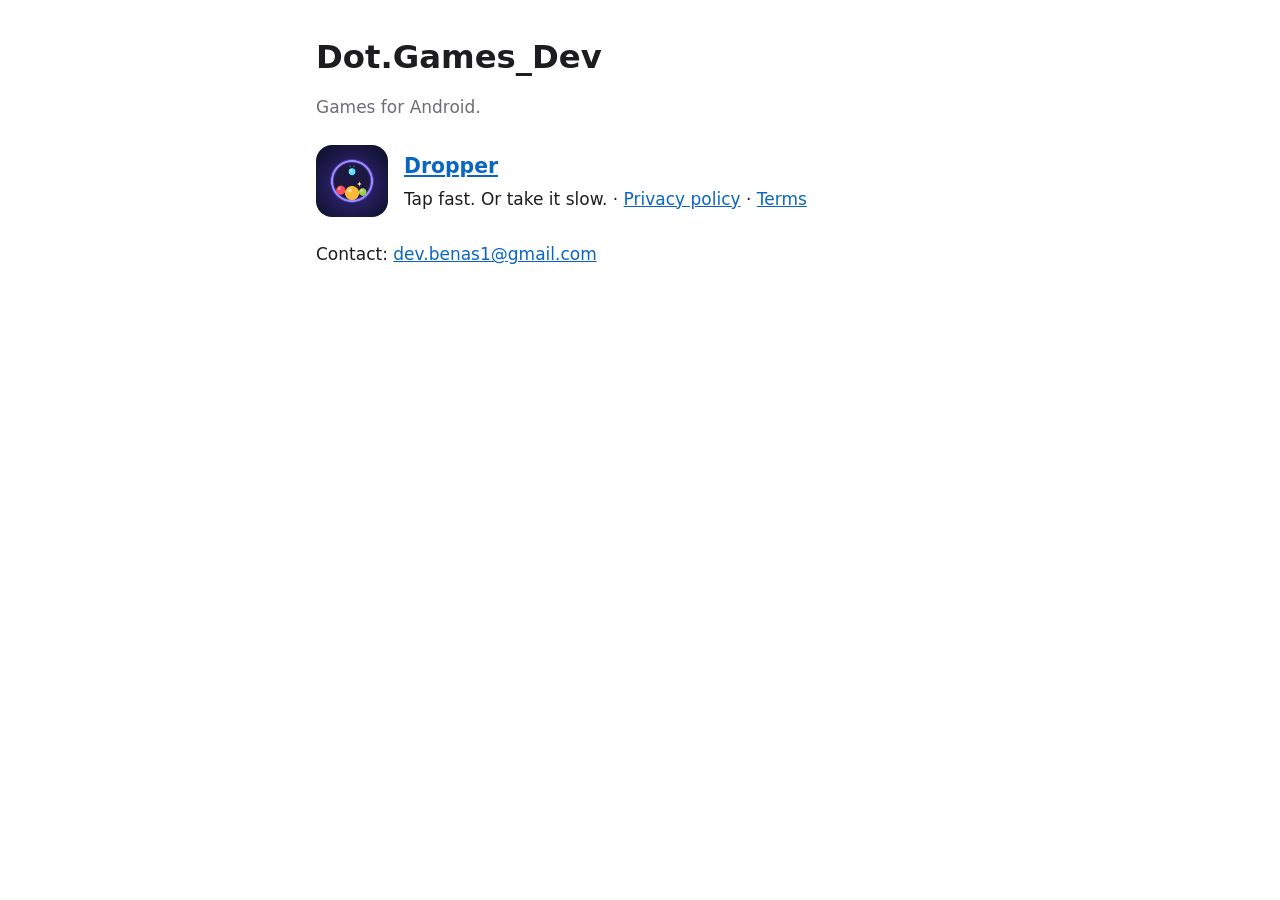
<file: index.html>
<!doctype html>
<html lang="en">
<head>
<meta charset="utf-8">
<meta name="viewport" content="width=device-width, initial-scale=1">
<title>Dot.Games_Dev</title>
<link rel="stylesheet" href="style.css">
</head>
<body>
<main>
<h1>Dot.Games_Dev</h1>
<p class="muted">Games for Android.</p>
<div class="app">
<img src="dropper/icon.png" alt="">
<div>
<h2><a href="dropper/">Dropper</a></h2>
<p>Tap fast. Or take it slow. · <a href="dropper/privacy.html">Privacy policy</a> · <a href="dropper/terms.html">Terms</a></p>
</div>
</div>
<p>Contact: <a href="mailto:dev.benas1@gmail.com">dev.benas1@gmail.com</a></p>
</main>
</body>
</html>
</file>
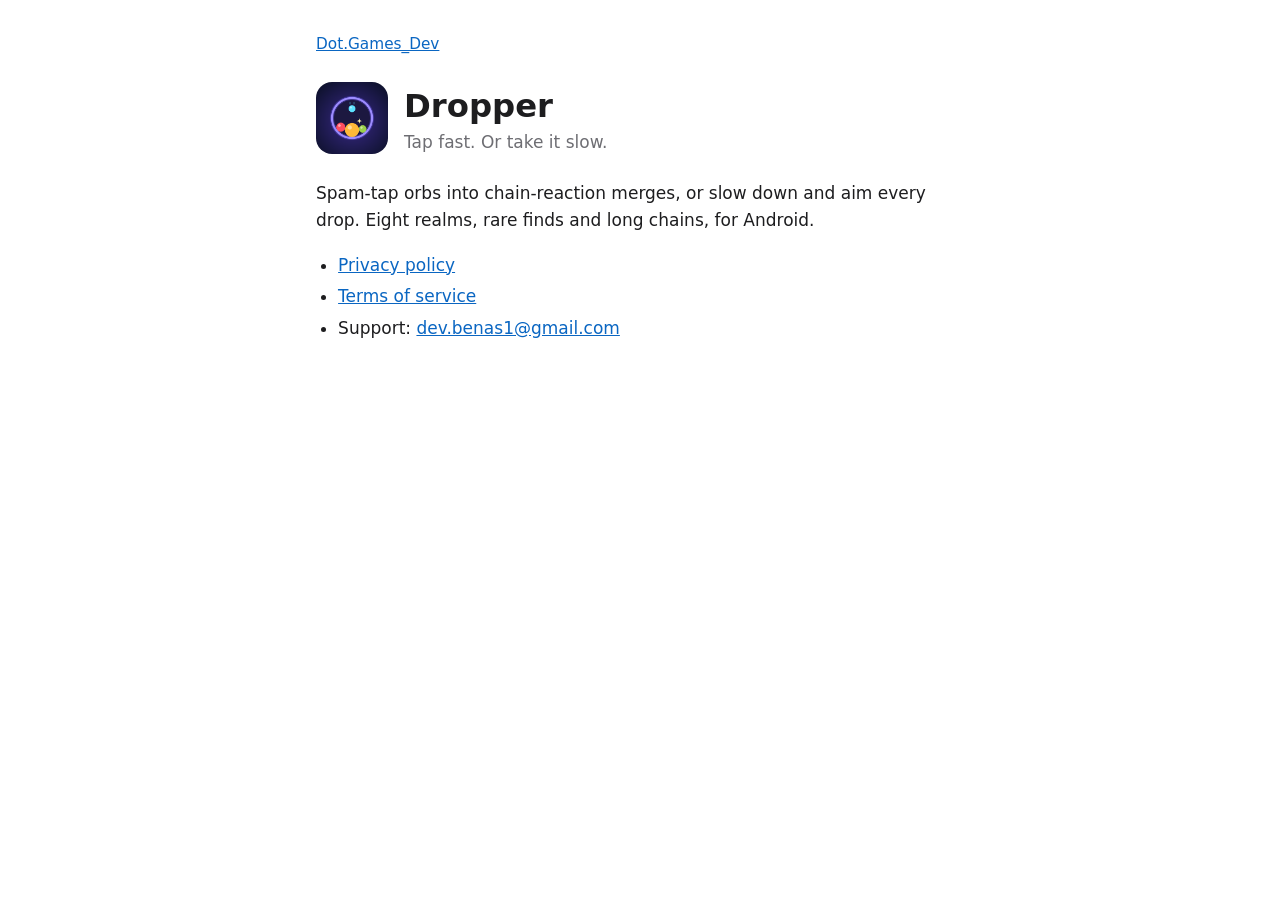
<file: dropper/index.html>
<!doctype html>
<html lang="en">
<head>
<meta charset="utf-8">
<meta name="viewport" content="width=device-width, initial-scale=1">
<title>Dropper</title>
<link rel="stylesheet" href="../style.css">
</head>
<body>
<main>
<p class="crumb"><a href="../">Dot.Games_Dev</a></p>
<div class="app">
<img src="icon.png" alt="">
<div>
<h1>Dropper</h1>
<p class="muted">Tap fast. Or take it slow.</p>
</div>
</div>
<p>Spam-tap orbs into chain-reaction merges, or slow down and aim every drop. Eight realms, rare finds and long chains,
for Android.</p>
<ul>
<li><a href="privacy.html">Privacy policy</a></li>
<li><a href="terms.html">Terms of service</a></li>
<li>Support: <a href="mailto:dev.benas1@gmail.com">dev.benas1@gmail.com</a></li>
</ul>
</main>
</body>
</html>
</file>
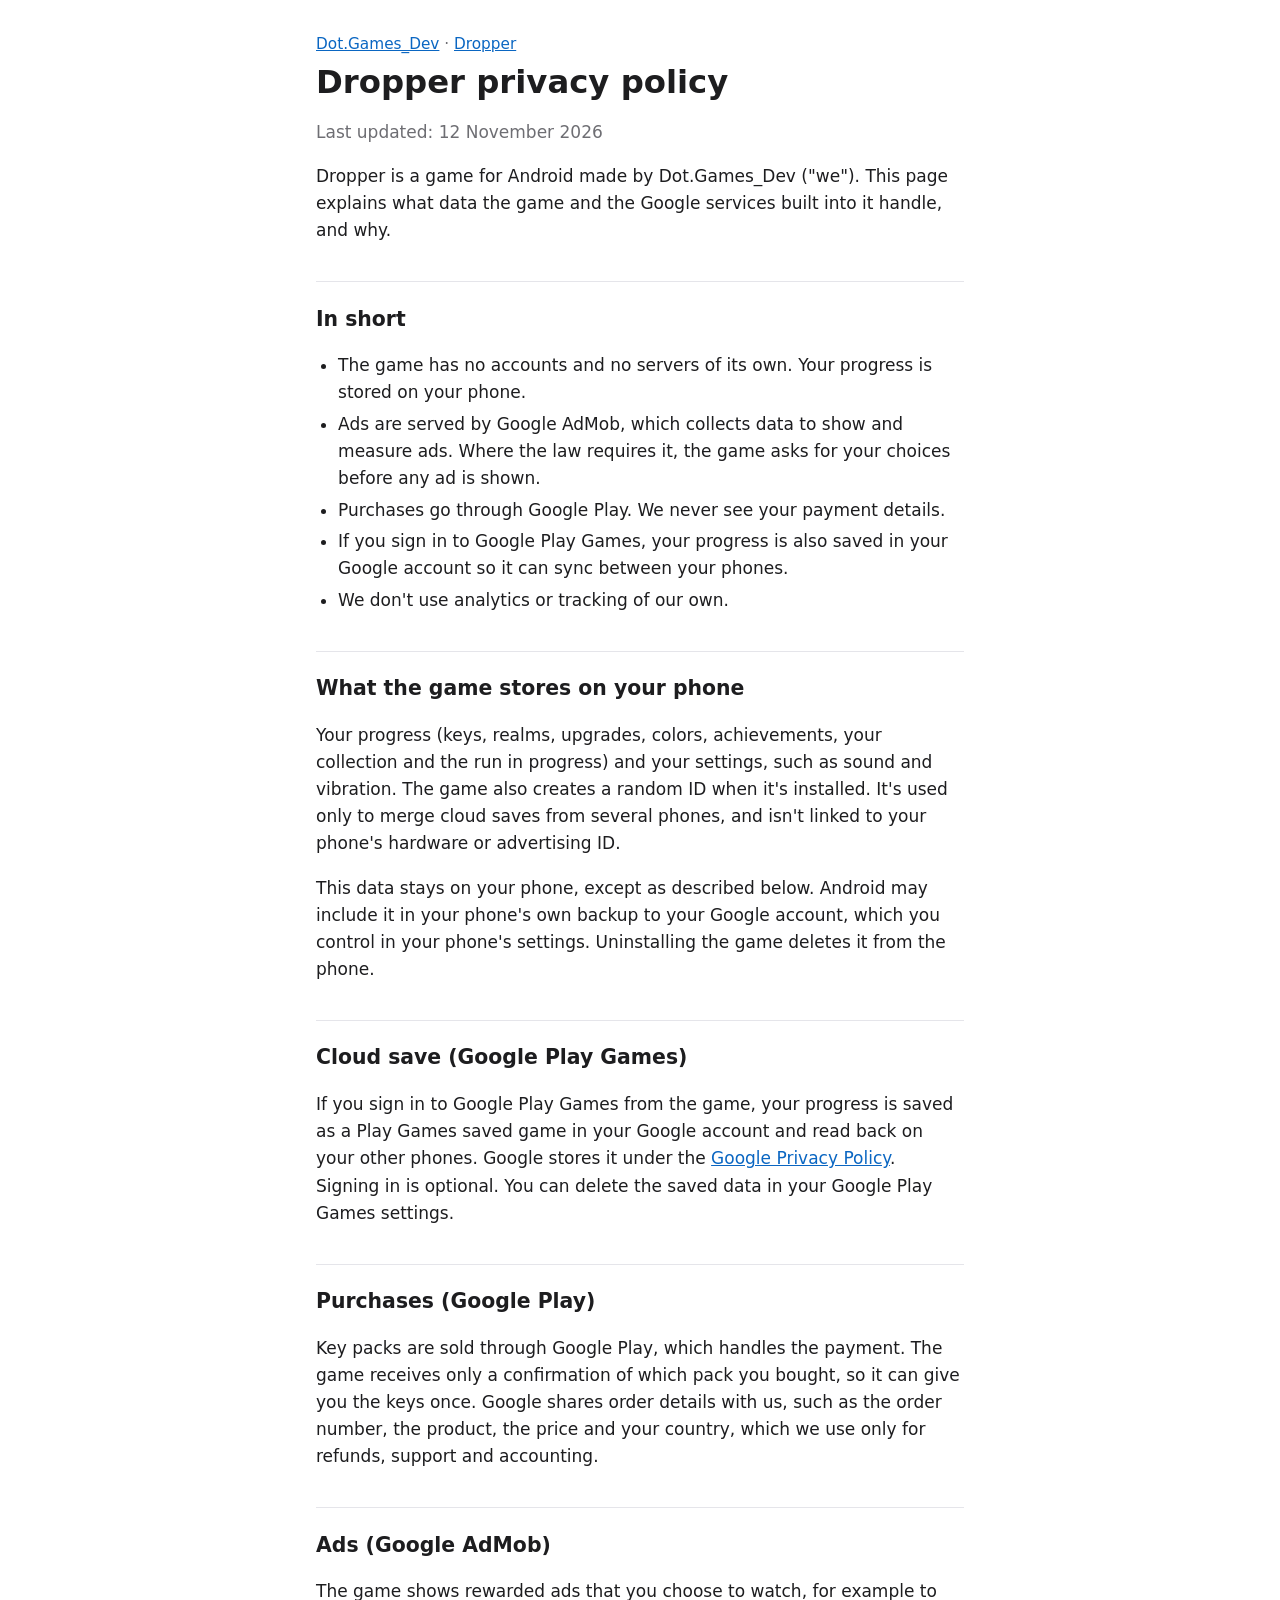
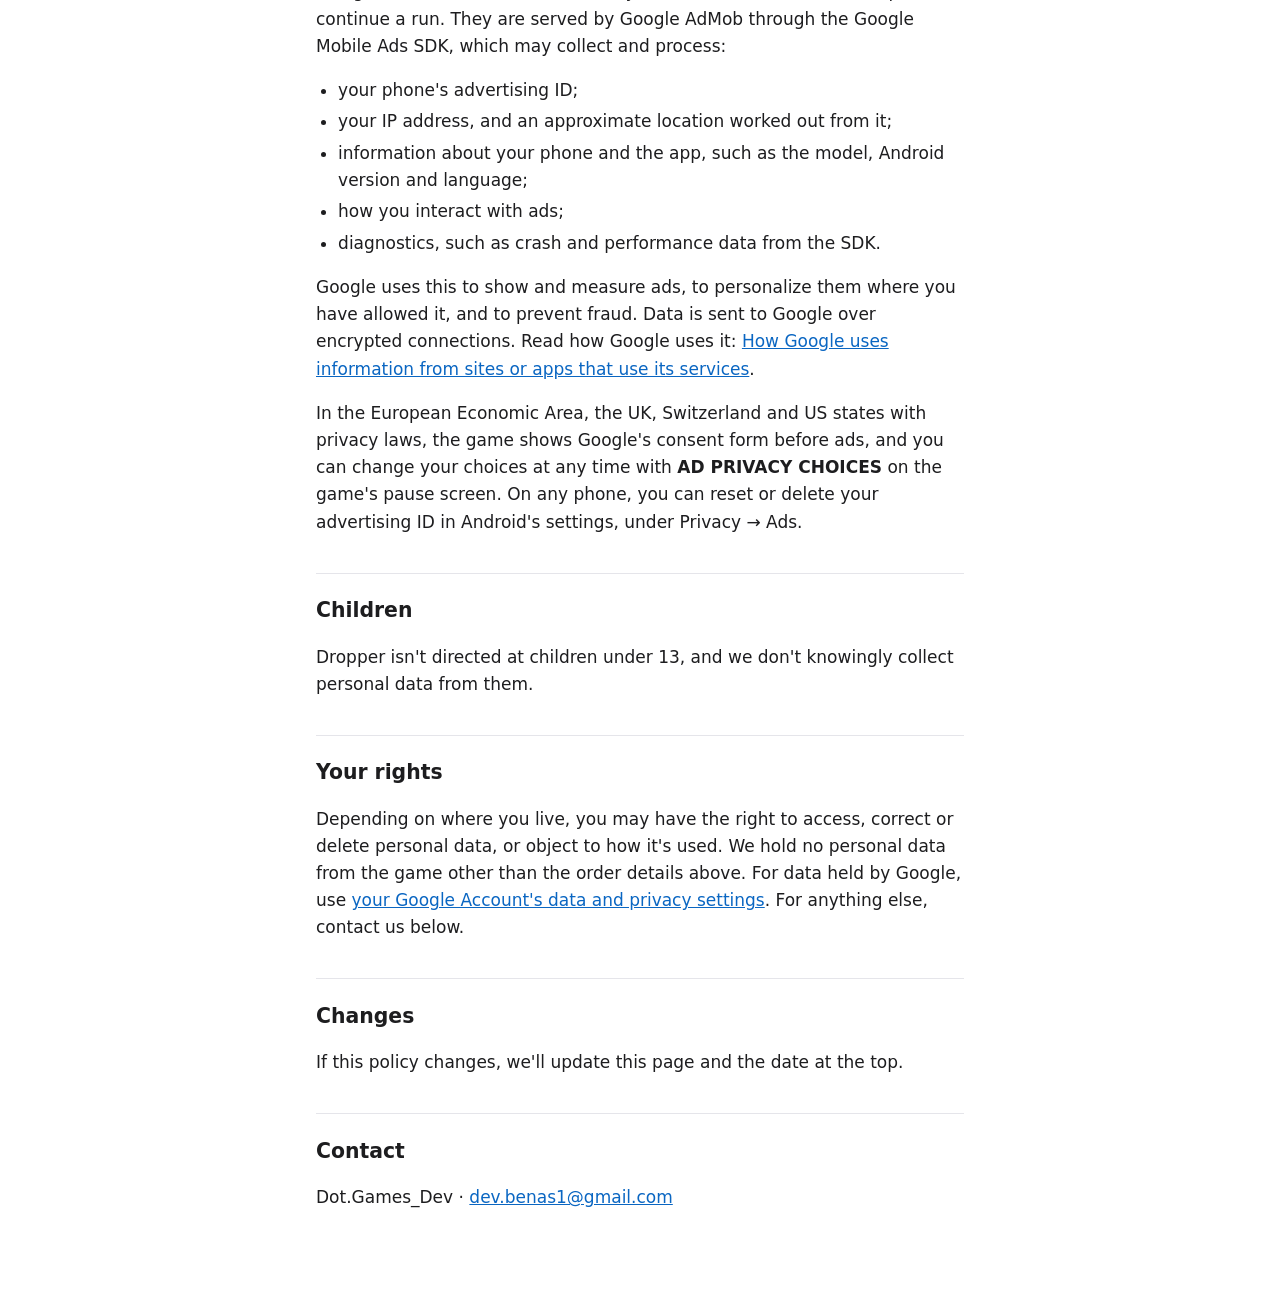
<file: dropper/privacy.html>
<!doctype html>
<html lang="en">
<head>
<meta charset="utf-8">
<meta name="viewport" content="width=device-width, initial-scale=1">
<title>Dropper privacy policy</title>
<link rel="stylesheet" href="../style.css">
</head>
<body>
<main>
<p class="crumb"><a href="../">Dot.Games_Dev</a> · <a href="./">Dropper</a></p>
<h1>Dropper privacy policy</h1>
<p class="muted">Last updated: 12 November 2026</p>

<p>Dropper is a game for Android made by Dot.Games_Dev ("we"). This page explains what data the game and the Google
services built into it handle, and why.</p>

<h2>In short</h2>
<ul>
<li>The game has no accounts and no servers of its own. Your progress is stored on your phone.</li>
<li>Ads are served by Google AdMob, which collects data to show and measure ads. Where the law requires it, the game
asks for your choices before any ad is shown.</li>
<li>Purchases go through Google Play. We never see your payment details.</li>
<li>If you sign in to Google Play Games, your progress is also saved in your Google account so it can sync between your
phones.</li>
<li>We don't use analytics or tracking of our own.</li>
</ul>

<h2>What the game stores on your phone</h2>
<p>Your progress (keys, realms, upgrades, colors, achievements, your collection and the run in progress) and your
settings, such as sound and vibration. The game also creates a random ID when it's installed. It's used only to merge
cloud saves from several phones, and isn't linked to your phone's hardware or advertising ID.</p>
<p>This data stays on your phone, except as described below. Android may include it in your phone's own backup to your
Google account, which you control in your phone's settings. Uninstalling the game deletes it from the phone.</p>

<h2>Cloud save (Google Play Games)</h2>
<p>If you sign in to Google Play Games from the game, your progress is saved as a Play Games saved game in your Google
account and read back on your other phones. Google stores it under the
<a href="https://policies.google.com/privacy">Google Privacy Policy</a>. Signing in is optional. You can delete the saved
data in your Google Play Games settings.</p>

<h2>Purchases (Google Play)</h2>
<p>Key packs are sold through Google Play, which handles the payment. The game receives only a confirmation of which
pack you bought, so it can give you the keys once. Google shares order details with us, such as the order number, the
product, the price and your country, which we use only for refunds, support and accounting.</p>

<h2>Ads (Google AdMob)</h2>
<p>The game shows rewarded ads that you choose to watch, for example to continue a run. They are served by Google AdMob
through the Google Mobile Ads SDK, which may collect and process:</p>
<ul>
<li>your phone's advertising ID;</li>
<li>your IP address, and an approximate location worked out from it;</li>
<li>information about your phone and the app, such as the model, Android version and language;</li>
<li>how you interact with ads;</li>
<li>diagnostics, such as crash and performance data from the SDK.</li>
</ul>
<p>Google uses this to show and measure ads, to personalize them where you have allowed it, and to prevent fraud. Data
is sent to Google over encrypted connections. Read how Google uses it:
<a href="https://policies.google.com/technologies/partner-sites">How Google uses information from sites or apps that use
its services</a>.</p>
<p>In the European Economic Area, the UK, Switzerland and US states with privacy laws, the game shows Google's consent
form before ads, and you can change your choices at any time with <strong>AD PRIVACY CHOICES</strong> on the game's
pause screen. On any phone, you can reset or delete your advertising ID in Android's settings, under Privacy → Ads.</p>

<h2>Children</h2>
<p>Dropper isn't directed at children under 13, and we don't knowingly collect personal data from them.</p>

<h2>Your rights</h2>
<p>Depending on where you live, you may have the right to access, correct or delete personal data, or object to how
it's used. We hold no personal data from the game other than the order details above. For data held by Google, use
<a href="https://myaccount.google.com/data-and-privacy">your Google Account's data and privacy settings</a>. For anything
else, contact us below.</p>

<h2>Changes</h2>
<p>If this policy changes, we'll update this page and the date at the top.</p>

<h2>Contact</h2>
<p>Dot.Games_Dev · <a href="mailto:dev.benas1@gmail.com">dev.benas1@gmail.com</a></p>
</main>
</body>
</html>
</file>
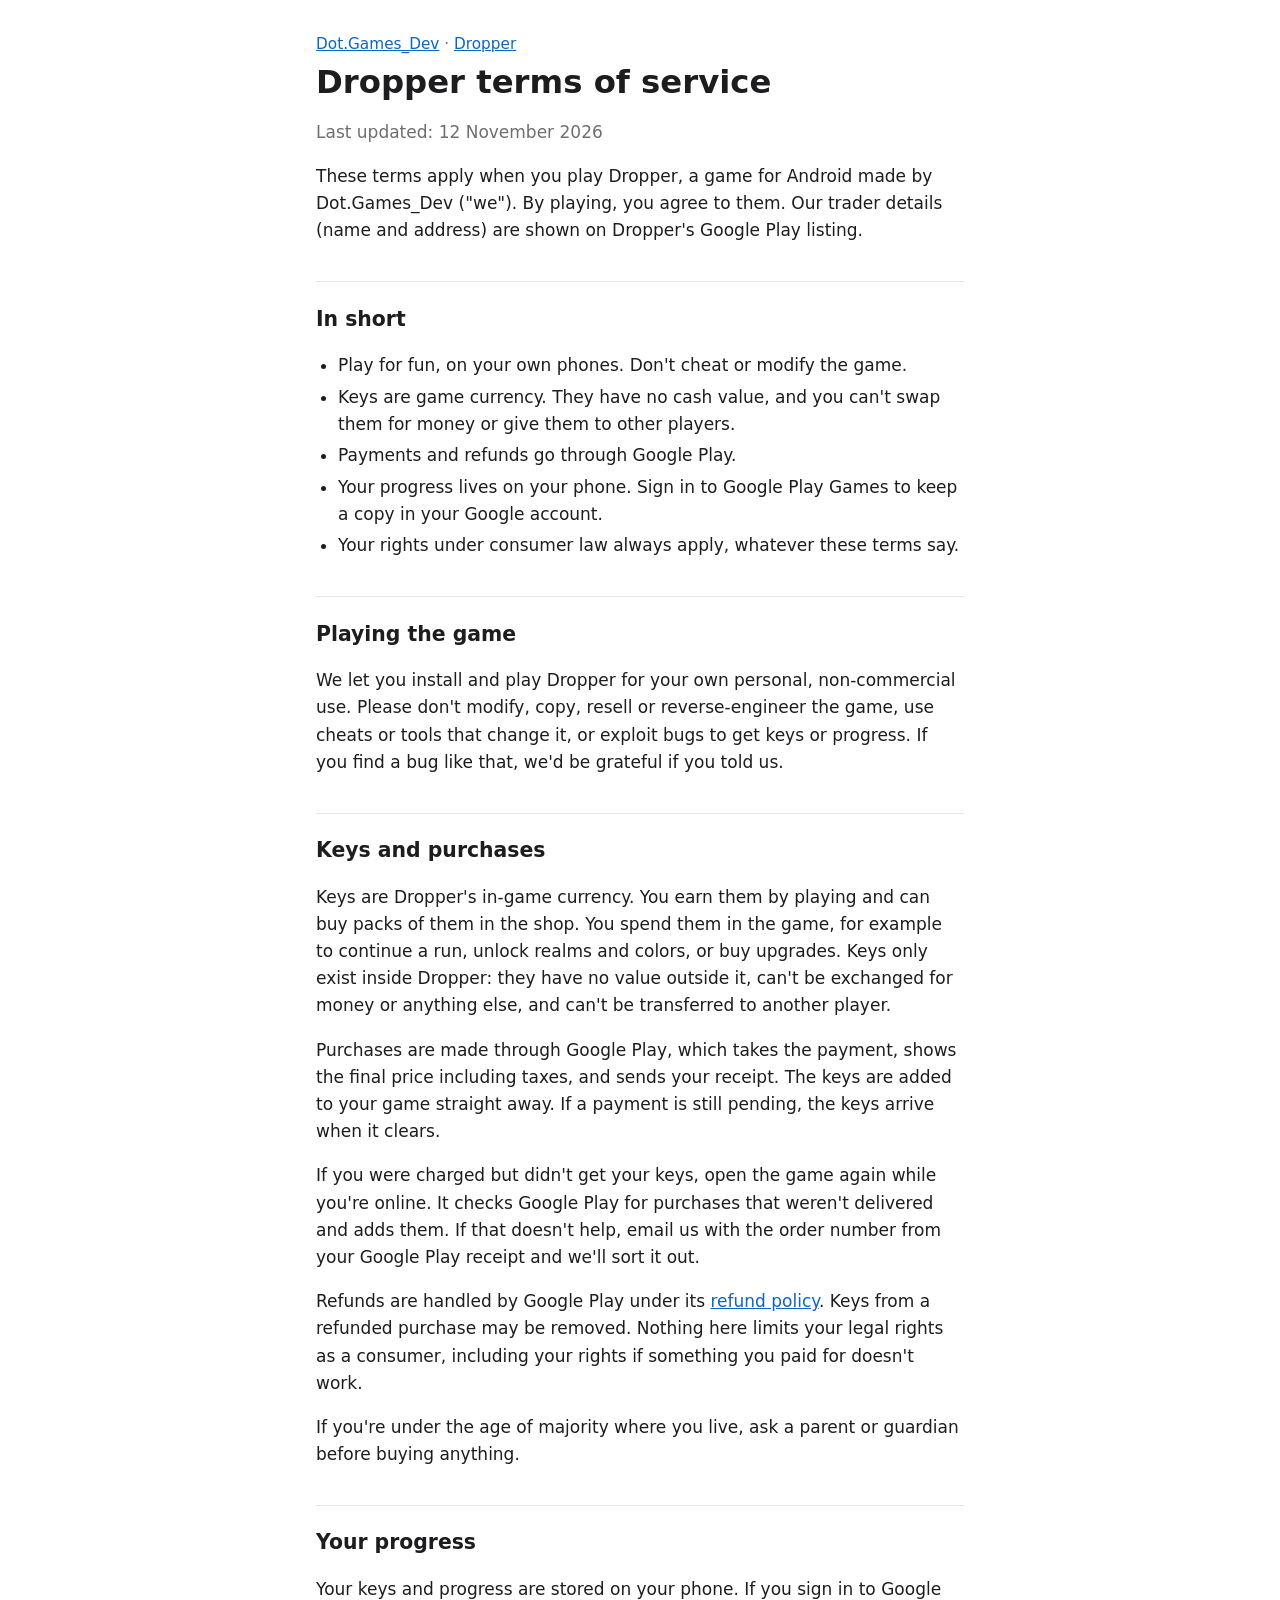
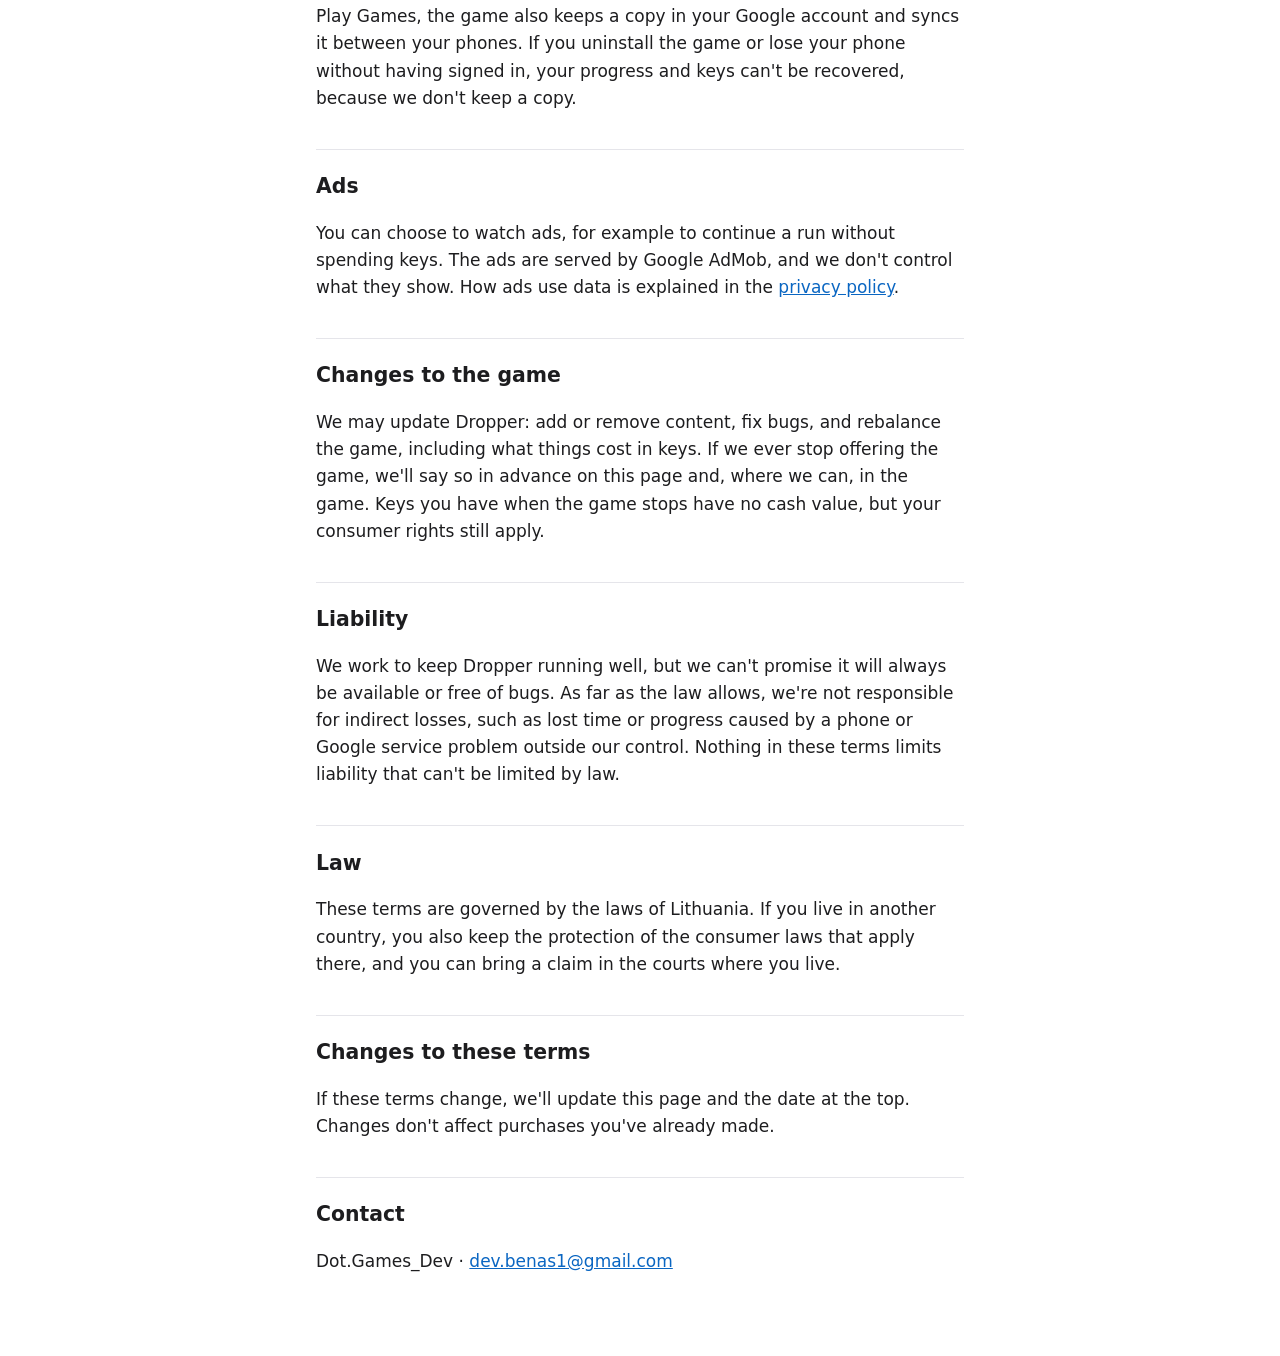
<file: dropper/terms.html>
<!doctype html>
<html lang="en">
<head>
<meta charset="utf-8">
<meta name="viewport" content="width=device-width, initial-scale=1">
<title>Dropper terms of service</title>
<link rel="stylesheet" href="../style.css">
</head>
<body>
<main>
<p class="crumb"><a href="../">Dot.Games_Dev</a> · <a href="./">Dropper</a></p>
<h1>Dropper terms of service</h1>
<p class="muted">Last updated: 12 November 2026</p>

<p>These terms apply when you play Dropper, a game for Android made by Dot.Games_Dev ("we"). By playing, you agree to
them. Our trader details (name and address) are shown on Dropper's Google Play listing.</p>

<h2>In short</h2>
<ul>
<li>Play for fun, on your own phones. Don't cheat or modify the game.</li>
<li>Keys are game currency. They have no cash value, and you can't swap them for money or give them to other
players.</li>
<li>Payments and refunds go through Google Play.</li>
<li>Your progress lives on your phone. Sign in to Google Play Games to keep a copy in your Google account.</li>
<li>Your rights under consumer law always apply, whatever these terms say.</li>
</ul>

<h2>Playing the game</h2>
<p>We let you install and play Dropper for your own personal, non-commercial use. Please don't modify, copy, resell or
reverse-engineer the game, use cheats or tools that change it, or exploit bugs to get keys or progress. If you find a
bug like that, we'd be grateful if you told us.</p>

<h2>Keys and purchases</h2>
<p>Keys are Dropper's in-game currency. You earn them by playing and can buy packs of them in the shop. You spend them
in the game, for example to continue a run, unlock realms and colors, or buy upgrades. Keys only exist inside Dropper:
they have no value outside it, can't be exchanged for money or anything else, and can't be transferred to another
player.</p>
<p>Purchases are made through Google Play, which takes the payment, shows the final price including taxes, and sends
your receipt. The keys are added to your game straight away. If a payment is still pending, the keys arrive when it
clears.</p>
<p>If you were charged but didn't get your keys, open the game again while you're online. It checks Google Play for
purchases that weren't delivered and adds them. If that doesn't help, email us with the order number from your Google
Play receipt and we'll sort it out.</p>
<p>Refunds are handled by Google Play under its
<a href="https://support.google.com/googleplay/answer/2479637">refund policy</a>. Keys from a refunded purchase may be
removed. Nothing here limits your legal rights as a consumer, including your rights if something you paid for doesn't
work.</p>
<p>If you're under the age of majority where you live, ask a parent or guardian before buying anything.</p>

<h2>Your progress</h2>
<p>Your keys and progress are stored on your phone. If you sign in to Google Play Games, the game also keeps a copy in
your Google account and syncs it between your phones. If you uninstall the game or lose your phone without having
signed in, your progress and keys can't be recovered, because we don't keep a copy.</p>

<h2>Ads</h2>
<p>You can choose to watch ads, for example to continue a run without spending keys. The ads are served by Google AdMob,
and we don't control what they show. How ads use data is explained in the <a href="privacy.html">privacy policy</a>.</p>

<h2>Changes to the game</h2>
<p>We may update Dropper: add or remove content, fix bugs, and rebalance the game, including what things cost in keys.
If we ever stop offering the game, we'll say so in advance on this page and, where we can, in the game. Keys you have
when the game stops have no cash value, but your consumer rights still apply.</p>

<h2>Liability</h2>
<p>We work to keep Dropper running well, but we can't promise it will always be available or free of bugs. As far as
the law allows, we're not responsible for indirect losses, such as lost time or progress caused by a phone or Google
service problem outside our control. Nothing in these terms limits liability that can't be limited by law.</p>

<h2>Law</h2>
<p>These terms are governed by the laws of Lithuania. If you live in another country, you also keep the protection of
the consumer laws that apply there, and you can bring a claim in the courts where you live.</p>

<h2>Changes to these terms</h2>
<p>If these terms change, we'll update this page and the date at the top. Changes don't affect purchases you've already
made.</p>

<h2>Contact</h2>
<p>Dot.Games_Dev · <a href="mailto:dev.benas1@gmail.com">dev.benas1@gmail.com</a></p>
</main>
</body>
</html>
</file>
<file: style.css>
:root {
  --bg: #ffffff;
  --text: #1d1d1f;
  --muted: #6e6e73;
  --link: #0a66c2;
  --rule: #e5e5ea;
}
@media (prefers-color-scheme: dark) {
  :root {
    --bg: #111114;
    --text: #ececf0;
    --muted: #9a9aa2;
    --link: #6cb4ff;
    --rule: #2a2a30;
  }
}
* { box-sizing: border-box; }
body {
  margin: 0;
  background: var(--bg);
  color: var(--text);
  font: 17px/1.6 system-ui, -apple-system, "Segoe UI", Roboto, sans-serif;
}
main { max-width: 680px; margin: 0 auto; padding: 32px 16px 64px; }
h1 { font-size: 1.9em; line-height: 1.2; margin: 0.2em 0 0.1em; }
h2 { font-size: 1.2em; margin: 1.8em 0 0.4em; padding-top: 1em; border-top: 1px solid var(--rule); }
a { color: var(--link); }
ul { padding-left: 1.3em; }
li { margin: 0.25em 0; }
.muted, .crumb { color: var(--muted); }
.crumb { font-size: 0.9em; margin: 0; }
.app { display: flex; gap: 16px; align-items: center; margin: 24px 0; }
.app img { width: 72px; height: 72px; border-radius: 16px; }
.app h2 { border: 0; margin: 0; padding: 0; }
.app p { margin: 0.2em 0 0; }
</file>
